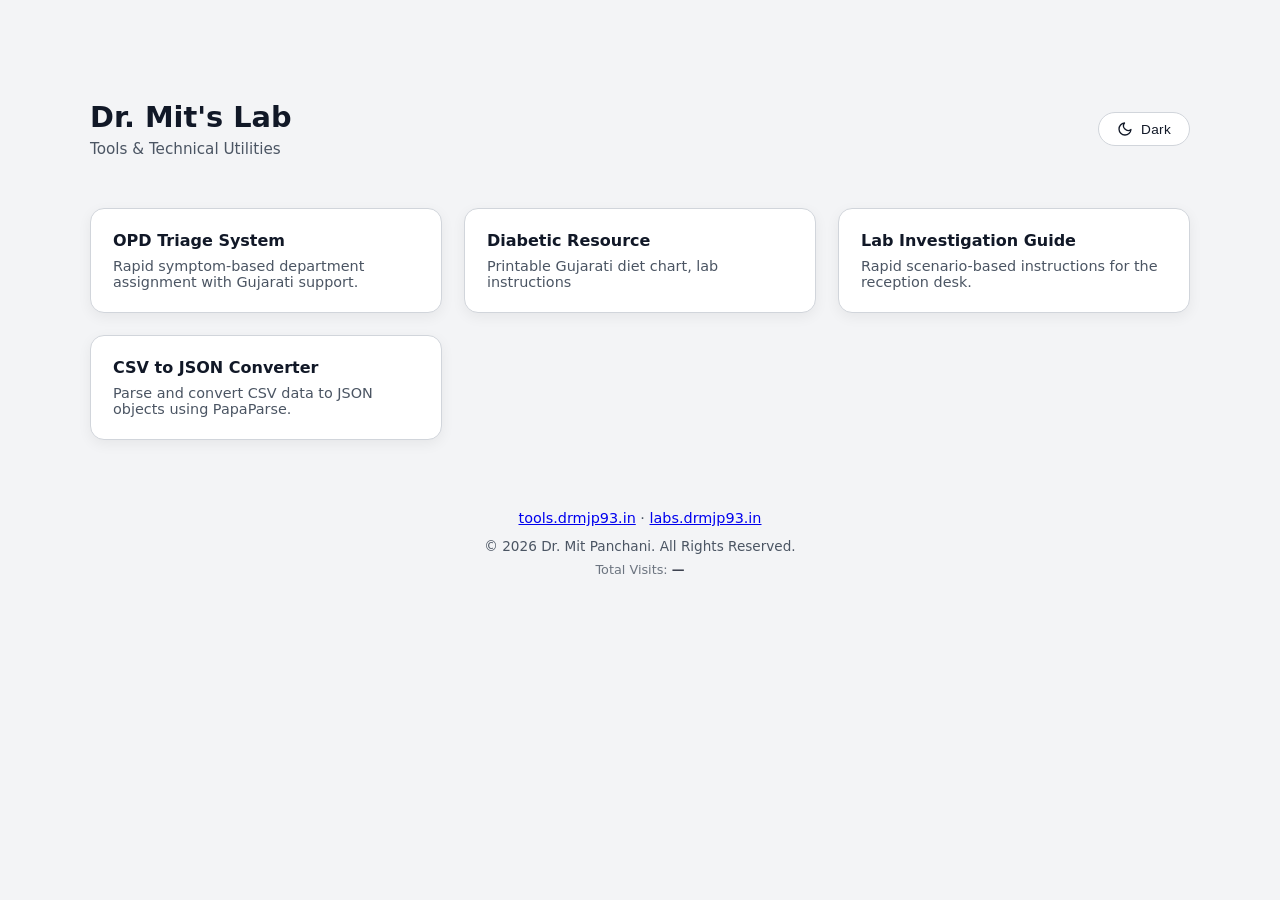
<file: index.html>
<!doctype html>
<html lang="en">
<head>
  <meta charset="utf-8">

  <!-- Prevent iOS zoom on input -->
  <meta name="viewport"
        content="width=device-width, initial-scale=1, maximum-scale=1">

  <title>Dr. Mit's Labs</title>
<link rel="icon" type="image/svg+xml"
href='data:image/svg+xml;utf8,
<svg xmlns="http://www.w3.org/2000/svg" viewBox="0 0 100 100">

  <!-- Background -->
  <rect width="100" height="100" fill="black"/>

  <!-- Flask body -->
  <path d="
    M45 22
    V36
    L25 78
    H75
    L55 36
    V22"
    fill="none"
    stroke="white"
    stroke-width="5"
    stroke-linecap="round"
    stroke-linejoin="round"/>

  <!-- Neck rim (ring) -->
  <rect x="42" y="14" width="16" height="8"
        rx="3"
        fill="none"
        stroke="white"
        stroke-width="5"/>

  <!-- Liquid -->
  <path d="
    M34 62
    H66
    L61 78
    H39 Z"
    fill="white"/>

  <!-- Bubbles -->
  <circle cx="50" cy="54" r="3" fill="white"/>
  <circle cx="58" cy="50" r="2" fill="white"/>

</svg>'>
  <link rel="stylesheet" href="/shared/theme.css">
  <link rel="stylesheet" href="/shared/layout.css">
  <link rel="stylesheet" href="/shared/toggle.css">


  <script src="/shared/theme.js" defer></script>
</head>

<body>
  <main>

    <div class="header">
      <div>
        <div class="title">Dr. Mit's Lab</div>
        <div class="subtitle">
          Tools & Technical Utilities
        </div>
      </div>

       <button class="theme-toggle" aria-label="Toggle theme">
  <span class="theme-icon-container">
    <svg xmlns="http://www.w3.org/2000/svg" width="16" height="16" viewBox="0 0 24 24" fill="none" stroke="currentColor" stroke-width="2" stroke-linecap="round" stroke-linejoin="round" class="icon-sun">
      <circle cx="12" cy="12" r="5"></circle>
      <line x1="12" y1="1" x2="12" y2="3"></line>
      <line x1="12" y1="21" x2="12" y2="23"></line>
      <line x1="4.22" y1="4.22" x2="5.64" y2="5.64"></line>
      <line x1="18.36" y1="18.36" x2="19.78" y2="19.78"></line>
      <line x1="1" y1="12" x2="3" y2="12"></line>
      <line x1="21" y1="12" x2="23" y2="12"></line>
      <line x1="4.22" y1="19.78" x2="5.64" y2="18.36"></line>
      <line x1="18.36" y1="5.64" x2="19.78" y2="4.22"></line>
    </svg>
    <svg xmlns="http://www.w3.org/2000/svg" width="16" height="16" viewBox="0 0 24 24" fill="none" stroke="currentColor" stroke-width="2" stroke-linecap="round" stroke-linejoin="round" class="icon-moon">
      <path d="M21 12.79A9 9 0 1 1 11.21 3 7 7 0 0 0 21 12.79z"></path>
    </svg>
  </span>
  <span class="theme-label">Dark</span>
</button>


    </div>

    <div class="grid">

    <a class="card" href="/opd-triage">
      <div class="card-title">OPD Triage System</div>
      <div class="card-desc">Rapid symptom-based department assignment with Gujarati support.</div>
    </a>

      <a class="card" href="/diabetic-diet">
      <div class="card-title">Diabetic Resource</div>
      <div class="card-desc">Printable Gujarati diet chart, lab instructions</div>
    </a>

      <a class="card" href="/lab-explainer">
      <div class="card-title">Lab Investigation Guide</div>
      <div class="card-desc">Rapid scenario-based instructions for the reception desk.</div>
    </a>
      
       <a class="card" href="/csv-to-json">
      <div class="card-title">CSV to JSON Converter</div>
      <div class="card-desc">Parse and convert CSV data to JSON objects using PapaParse.</div>
    </a>
      
      
    </div>
    
      <footer class="no-print" style="text-align: center; margin-top: 50px; padding: 20px; color: var(--muted);">
  <div style="margin-bottom: 12px; font-size: 0.9rem;">
       <a href="https://tools.drmjp93.in" target="_blank" rel="noopener">tools.drmjp93.in</a> · 
    <a href="https://labs.drmjp93.in">labs.drmjp93.in</a>
  </div>
  <div style="font-size: 0.85rem; margin-bottom: 8px;">
    © 2026 Dr. Mit Panchani. All Rights Reserved.
  </div>
  <div style="font-size: 0.8rem; opacity: 0.8;">
    Total Visits: <strong id="visitCount" style="color: var(--text);">...</strong>
  </div>
</footer>
    
  </main>
</body>
</html>
</file>
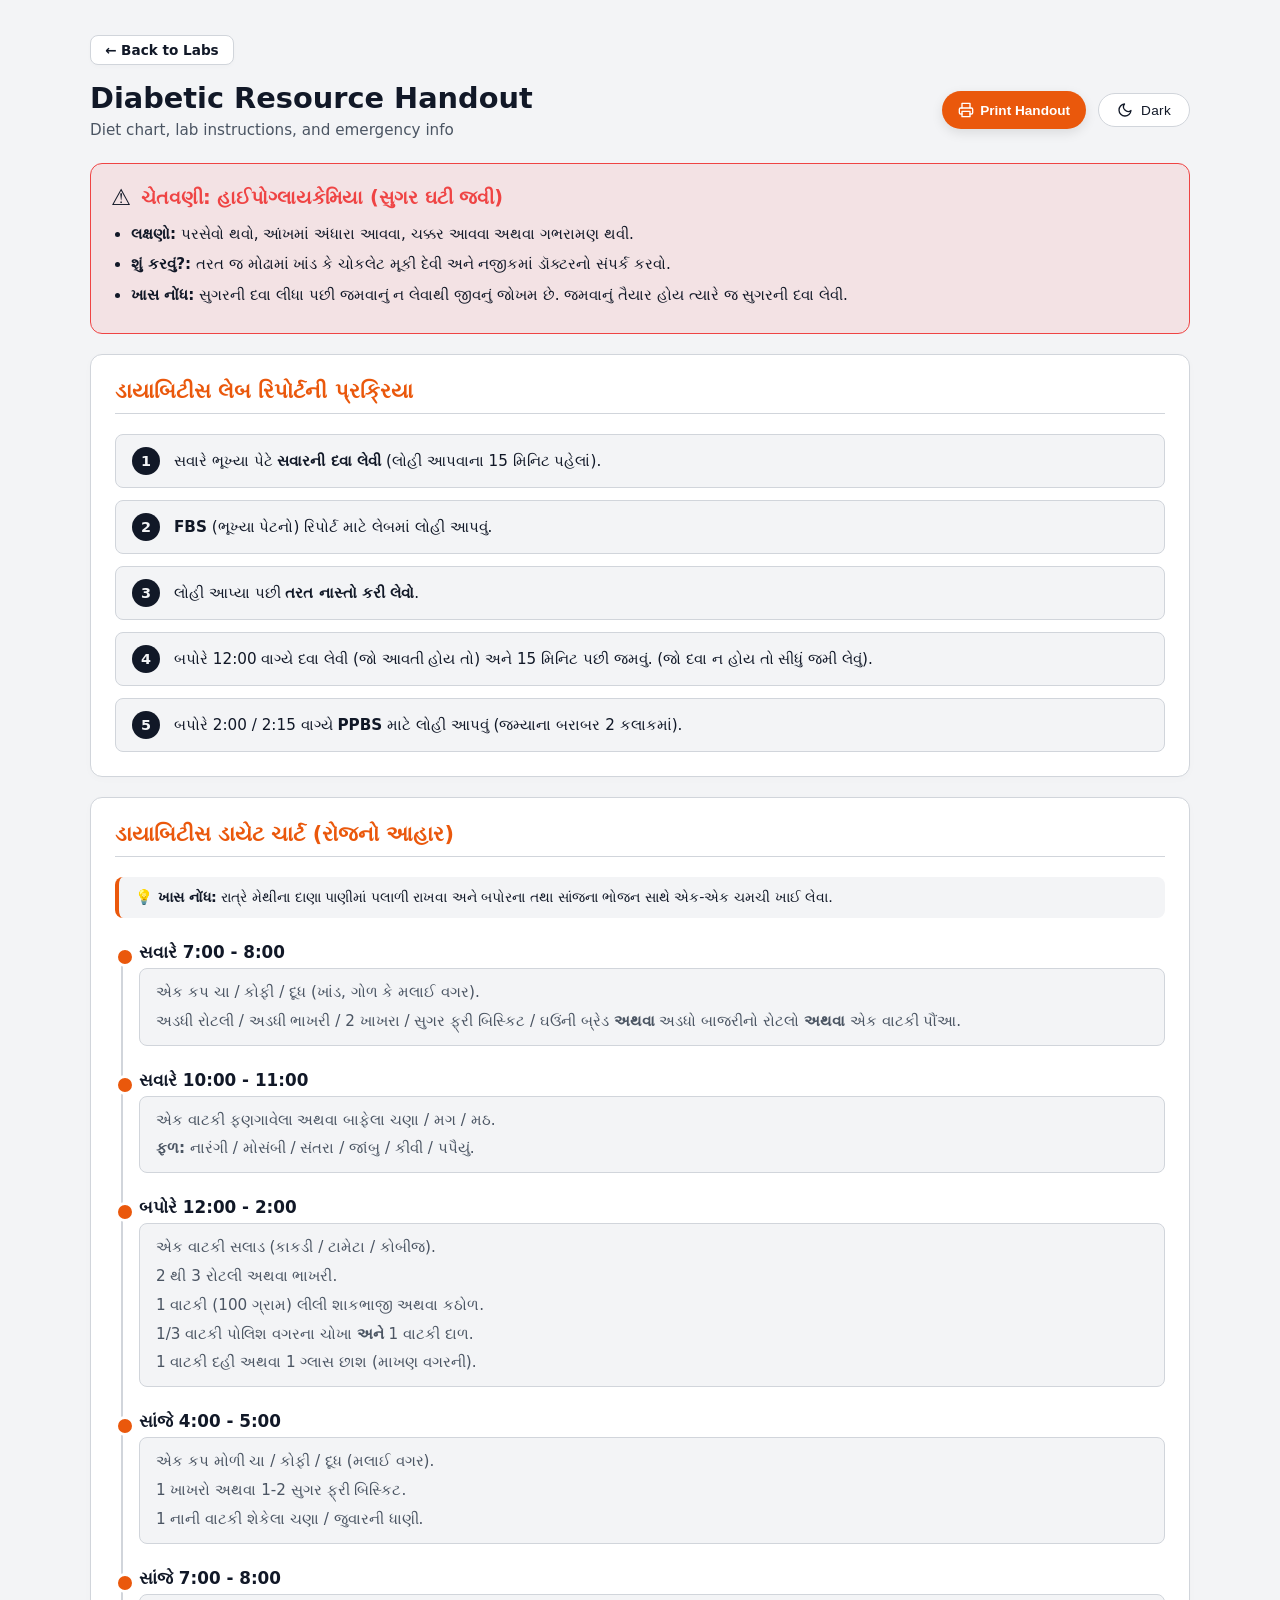
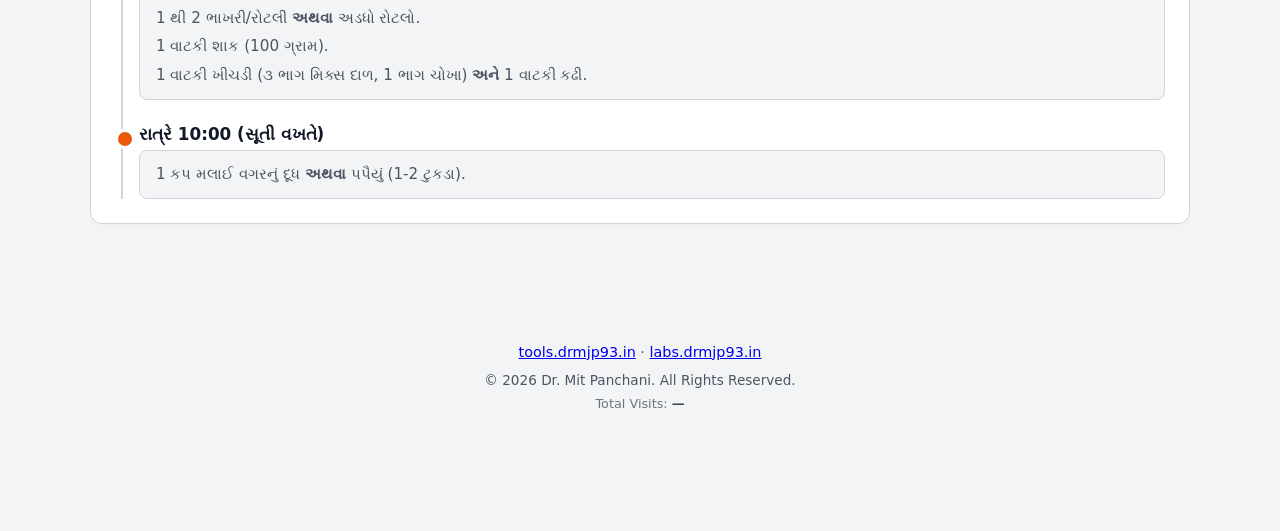
<file: diabetic-diet/index.html>
<!doctype html>
<html lang="en">
<head>
  <meta charset="utf-8">
  <meta name="viewport" content="width=device-width, initial-scale=1, maximum-scale=1">
  <title>Diabetic Diet & Lab Protocol - Dr. Mit Labs</title>
<link rel="icon" type="image/svg+xml" href="data:image/svg+xml,<svg xmlns='http://www.w3.org/2000/svg' viewBox='0 0 64 64' fill='none' stroke='%23ffffff' stroke-width='4' stroke-linecap='round' stroke-linejoin='round'><circle cx='32' cy='32' r='20'/><line x1='12' y1='15' x2='12' y2='35'/><line x1='12' y1='15' x2='9' y2='15'/><line x1='12' y1='15' x2='15' y2='15'/><line x1='52' y1='15' x2='52' y2='45'/><path d='M48 15 c0 0 0 10 4 10 s 4 -10 4 -10'/></svg>">
  <link rel="stylesheet" href="/shared/theme.css">
  <link rel="stylesheet" href="/shared/layout.css">
  <link rel="stylesheet" href="/shared/toggle.css">
  <script src="/shared/theme.js" defer></script>

  <link rel="stylesheet" href="diet.css">
  <script src="diet.js" defer></script>
</head>
<body>
  <main class="diet-main">
    
    <div class="top-nav no-print">
      <a href="/" class="back-btn">&larr; Back to Labs</a>
    </div>

    <div class="header no-print">
      <div>
        <div class="title">Diabetic Resource Handout</div>
        <div class="subtitle">Diet chart, lab instructions, and emergency info</div>
      </div>

      <div class="action-buttons-group">
        <button id="print-btn" class="print-btn">
          <svg xmlns="http://www.w3.org/2000/svg" width="16" height="16" viewBox="0 0 24 24" fill="none" stroke="currentColor" stroke-width="2" stroke-linecap="round" stroke-linejoin="round"><polyline points="6 9 6 2 18 2 18 9"></polyline><path d="M6 18H4a2 2 0 0 1-2-2v-5a2 2 0 0 1 2-2h16a2 2 0 0 1 2 2v5a2 2 0 0 1-2 2h-2"></path><rect x="6" y="14" width="12" height="8"></rect></svg>
          Print Handout
        </button>

        <button class="theme-toggle" aria-label="Toggle theme">
          <span class="theme-icon-container">
            <svg xmlns="http://www.w3.org/2000/svg" width="16" height="16" viewBox="0 0 24 24" fill="none" stroke="currentColor" stroke-width="2" stroke-linecap="round" stroke-linejoin="round" class="icon-sun"><circle cx="12" cy="12" r="5"></circle><line x1="12" y1="1" x2="12" y2="3"></line><line x1="12" y1="21" x2="12" y2="23"></line><line x1="4.22" y1="4.22" x2="5.64" y2="5.64"></line><line x1="18.36" y1="18.36" x2="19.78" y2="19.78"></line><line x1="1" y1="12" x2="3" y2="12"></line><line x1="21" y1="12" x2="23" y2="12"></line><line x1="4.22" y1="19.78" x2="5.64" y2="18.36"></line><line x1="18.36" y1="5.64" x2="19.78" y2="4.22"></line></svg>
            <svg xmlns="http://www.w3.org/2000/svg" width="16" height="16" viewBox="0 0 24 24" fill="none" stroke="currentColor" stroke-width="2" stroke-linecap="round" stroke-linejoin="round" class="icon-moon"><path d="M21 12.79A9 9 0 1 1 11.21 3 7 7 0 0 0 21 12.79z"></path></svg>
          </span>
          <span class="theme-label">Dark</span>
        </button>
      </div>
    </div>

<div class="print-only" style="text-align: center; margin-bottom: 10px;">
  <h1 style="font-size: 14pt; margin: 0; border-bottom: 2px solid black; padding-bottom: 4px;">ડાયાબિટીસ: આહાર અને લેબ તપાસની માહિતી</h1>
</div>

    <div class="section-card" id="diet-section">
      <h3 class="section-title">ડાયાબિટીસ ડાયેટ ચાર્ટ (રોજનો આહાર)</h3>
      
      <div class="special-note">
        <strong>💡 ખાસ નોંધ:</strong> રાત્રે મેથીના દાણા પાણીમાં પલાળી રાખવા અને બપોરના તથા સાંજના ભોજન સાથે એક-એક ચમચી ખાઈ લેવા.
      </div>

      <div class="timeline">
        <div class="time-block">
          <div class="time-label">સવારે 7:00 - 8:00</div>
          <div class="time-content">
            <p>એક કપ ચા / કોફી / દૂધ (ખાંડ, ગોળ કે મલાઈ વગર).</p>
            <p>અડધી રોટલી / અડધી ભાખરી / 2 ખાખરા / સુગર ફ્રી બિસ્કિટ / ઘઉંની બ્રેડ <strong>અથવા</strong> અડધો બાજરીનો રોટલો <strong>અથવા</strong> એક વાટકી પૌંઆ.</p>
          </div>
        </div>

        <div class="time-block">
          <div class="time-label">સવારે 10:00 - 11:00</div>
          <div class="time-content">
            <p>એક વાટકી ફણગાવેલા અથવા બાફેલા ચણા / મગ / મઠ.</p>
            <p><strong>ફળ:</strong> નારંગી / મોસંબી / સંતરા / જાંબુ / કીવી / પપૈયું.</p>
          </div>
        </div>

        <div class="time-block">
          <div class="time-label">બપોરે 12:00 - 2:00</div>
          <div class="time-content">
            <p>એક વાટકી સલાડ (કાકડી / ટામેટા / કોબીજ).</p>
            <p>2 થી 3 રોટલી અથવા ભાખરી.</p>
            <p>1 વાટકી (100 ગ્રામ) લીલી શાકભાજી અથવા કઠોળ.</p>
            <p>1/3 વાટકી પોલિશ વગરના ચોખા <strong>અને</strong> 1 વાટકી દાળ.</p>
            <p>1 વાટકી દહીં અથવા 1 ગ્લાસ છાશ (માખણ વગરની).</p>
          </div>
        </div>

        <div class="time-block">
          <div class="time-label">સાંજે 4:00 - 5:00</div>
          <div class="time-content">
            <p>એક કપ મોળી ચા / કોફી / દૂધ (મલાઈ વગર).</p>
            <p>1 ખાખરો અથવા 1-2 સુગર ફ્રી બિસ્કિટ.</p>
            <p>1 નાની વાટકી શેકેલા ચણા / જુવારની ધાણી.</p>
          </div>
        </div>

        <div class="time-block">
          <div class="time-label">સાંજે 7:00 - 8:00</div>
          <div class="time-content">
            <p>1 થી 2 ભાખરી/રોટલી <strong>અથવા</strong> અડધો રોટલો.</p>
            <p>1 વાટકી શાક (100 ગ્રામ).</p>
            <p>1 વાટકી ખીચડી (૩ ભાગ મિક્સ દાળ, 1 ભાગ ચોખા) <strong>અને</strong> 1 વાટકી કઢી.</p>
          </div>
        </div>

        <div class="time-block">
          <div class="time-label">રાત્રે 10:00 (સૂતી વખતે)</div>
          <div class="time-content">
            <p>1 કપ મલાઈ વગરનું દૂધ <strong>અથવા</strong> પપૈયું (1-2 ટુકડા).</p>
          </div>
        </div>
      </div>
    </div>

    <div class="alert-card" id="alert-section">
      <div class="alert-header">
        <span class="alert-icon">⚠️</span>
        <h3>ચેતવણી: હાઈપોગ્લાયકેમિયા (સુગર ઘટી જવી)</h3>
      </div>
      <ul class="alert-list">
        <li><strong>લક્ષણો:</strong> પરસેવો થવો, આંખમાં અંધારા આવવા, ચક્કર આવવા અથવા ગભરામણ થવી.</li>
        <li><strong>શું કરવું?:</strong> તરત જ મોઢામાં ખાંડ કે ચોકલેટ મૂકી દેવી અને નજીકમાં ડૉક્ટરનો સંપર્ક કરવો.</li>
        <li><strong>ખાસ નોંધ:</strong> સુગરની દવા લીધા પછી જમવાનું ન લેવાથી જીવનું જોખમ છે. જમવાનું તૈયાર હોય ત્યારે જ સુગરની દવા લેવી.</li>
      </ul>
    </div>

    <div class="section-card" id="lab-section">
      <h3 class="section-title">ડાયાબિટીસ લેબ રિપોર્ટની પ્રક્રિયા</h3>
      <div class="lab-steps">
        <div class="step">
          <div class="step-num">1</div>
          <div class="step-text">સવારે ભૂખ્યા પેટે <strong>સવારની દવા લેવી</strong> (લોહી આપવાના 15 મિનિટ પહેલાં).</div>
        </div>
        <div class="step">
          <div class="step-num">2</div>
          <div class="step-text"><strong>FBS</strong> (ભૂખ્યા પેટનો) રિપોર્ટ માટે લેબમાં લોહી આપવું.</div>
        </div>
        <div class="step">
          <div class="step-num">3</div>
          <div class="step-text">લોહી આપ્યા પછી <strong>તરત નાસ્તો કરી લેવો</strong>.</div>
        </div>
        <div class="step">
          <div class="step-num">4</div>
          <div class="step-text">બપોરે 12:00 વાગ્યે દવા લેવી (જો આવતી હોય તો) અને 15 મિનિટ પછી જમવું. (જો દવા ન હોય તો સીધું જમી લેવું).</div>
        </div>
        <div class="step">
          <div class="step-num">5</div>
          <div class="step-text">બપોરે 2:00 / 2:15 વાગ્યે <strong>PPBS</strong> માટે લોહી આપવું (જમ્યાના બરાબર 2 કલાકમાં).</div>
        </div>
      </div>
    </div>
    
<footer>
  <div class="print-only" style="text-align: center; margin-top: 15px; border-top: 2px solid black; padding-top: 8px;">
    <h2 style="margin: 0 0 2px 0; font-size: 14pt; color: black;">Dr. Mit Panchani</h2>
    <p style="margin: 0 0 4px 0; font-size: 10pt; color: #555;">MBBS, MD (Medicine)</p>
  </div>

  <div class="no-print" style="text-align: center; margin-top: 50px; padding: 20px; color: var(--muted);">
    <div style="margin-bottom: 12px; font-size: 0.9rem;">
         <a href="https://tools.drmjp93.in" target="_blank" rel="noopener">tools.drmjp93.in</a> · 
      <a href="https://labs.drmjp93.in">labs.drmjp93.in</a>
    </div>
    <div style="font-size: 0.85rem; margin-bottom: 8px;">
      © 2026 Dr. Mit Panchani. All Rights Reserved.
    </div>
    <div style="font-size: 0.8rem; opacity: 0.8;">
      Total Visits: <strong id="visitCount" style="color: var(--text);">...</strong>
    </div>
  </div>
</footer>

    



    
  
  </main>
</body>
</html>
</file>
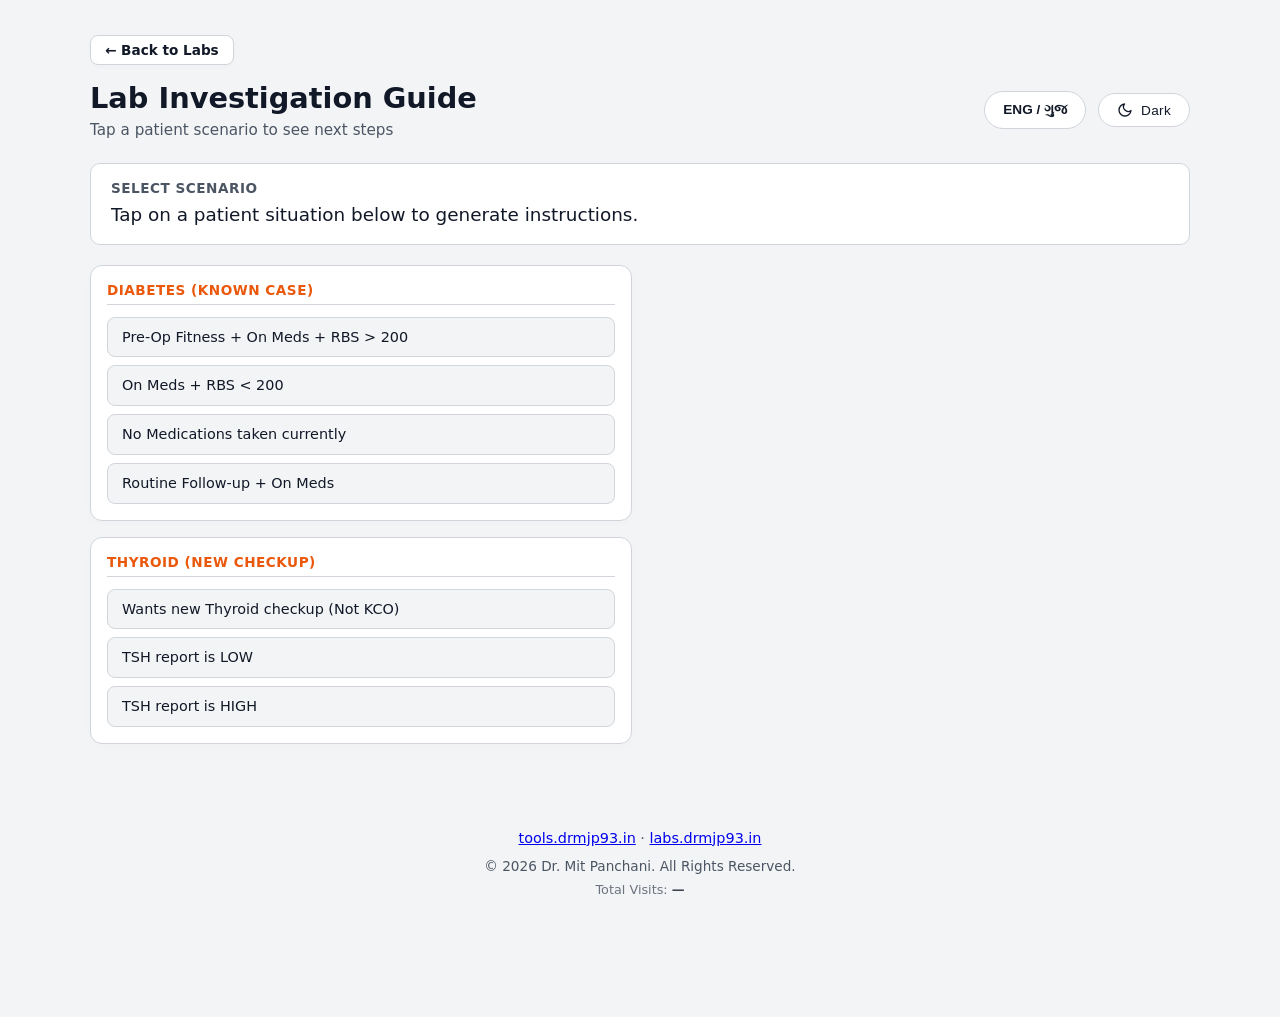
<file: lab-explainer/index.html>
<!doctype html>
<html lang="en">
<head>
  <meta charset="utf-8">
  <meta name="viewport" content="width=device-width, initial-scale=1, maximum-scale=1">
  <title>Lab Explainer - Dr. Mit Labs</title>

  <link rel="stylesheet" href="/shared/theme.css">
  <link rel="stylesheet" href="/shared/layout.css">
  <link rel="stylesheet" href="/shared/toggle.css">
  <script src="/shared/theme.js" defer></script>

  <link rel="stylesheet" href="explainer.css">
  <script src="explainer.js" defer></script>
</head>
<body>
  <main class="explainer-main">
    
    <div class="top-nav">
      <a href="/" class="back-btn">&larr; Back to Labs</a>
    </div>

    <div class="header">
      <div>
        <div class="title" id="page-title">Lab Investigation Guide</div>
        <div class="subtitle" id="page-subtitle">Tap a patient scenario to see next steps</div>
      </div>

      <div class="action-buttons-group">
        <button class="lang-btn" id="lang-toggle" aria-label="Toggle language">
          <span class="lang-label" id="lang-label">ENG / ગુજ</span>
        </button>

        <button class="theme-toggle" aria-label="Toggle theme">
          <span class="theme-icon-container">
            <svg xmlns="http://www.w3.org/2000/svg" width="16" height="16" viewBox="0 0 24 24" fill="none" stroke="currentColor" stroke-width="2" stroke-linecap="round" stroke-linejoin="round" class="icon-sun"><circle cx="12" cy="12" r="5"></circle><line x1="12" y1="1" x2="12" y2="3"></line><line x1="12" y1="21" x2="12" y2="23"></line><line x1="4.22" y1="4.22" x2="5.64" y2="5.64"></line><line x1="18.36" y1="18.36" x2="19.78" y2="19.78"></line><line x1="1" y1="12" x2="3" y2="12"></line><line x1="21" y1="12" x2="23" y2="12"></line><line x1="4.22" y1="19.78" x2="5.64" y2="18.36"></line><line x1="18.36" y1="5.64" x2="19.78" y2="4.22"></line></svg>
            <svg xmlns="http://www.w3.org/2000/svg" width="16" height="16" viewBox="0 0 24 24" fill="none" stroke="currentColor" stroke-width="2" stroke-linecap="round" stroke-linejoin="round" class="icon-moon"><path d="M21 12.79A9 9 0 1 1 11.21 3 7 7 0 0 0 21 12.79z"></path></svg>
          </span>
          <span class="theme-label">Dark</span>
        </button>
      </div>
    </div>

    <div class="result-card" id="result-card">
      <h3 id="result-title">Select Scenario</h3>
      <p id="result-action" class="result-action">Tap on a patient situation below to generate instructions.</p>
    </div>

    <div class="scenarios-container">
      <div id="scenarios-grid">
        </div>
    </div>
  <footer class="no-print" style="text-align: center; margin-top: 50px; padding: 20px; color: var(--muted);">
  <div style="margin-bottom: 12px; font-size: 0.9rem;">
       <a href="https://tools.drmjp93.in" target="_blank" rel="noopener">tools.drmjp93.in</a> · 
    <a href="https://labs.drmjp93.in">labs.drmjp93.in</a>
  </div>
  <div style="font-size: 0.85rem; margin-bottom: 8px;">
    © 2026 Dr. Mit Panchani. All Rights Reserved.
  </div>
  <div style="font-size: 0.8rem; opacity: 0.8;">
    Total Visits: <strong id="visitCount" style="color: var(--text);">...</strong>
  </div>
</footer>
  </main>
</body>
</html>
</file>
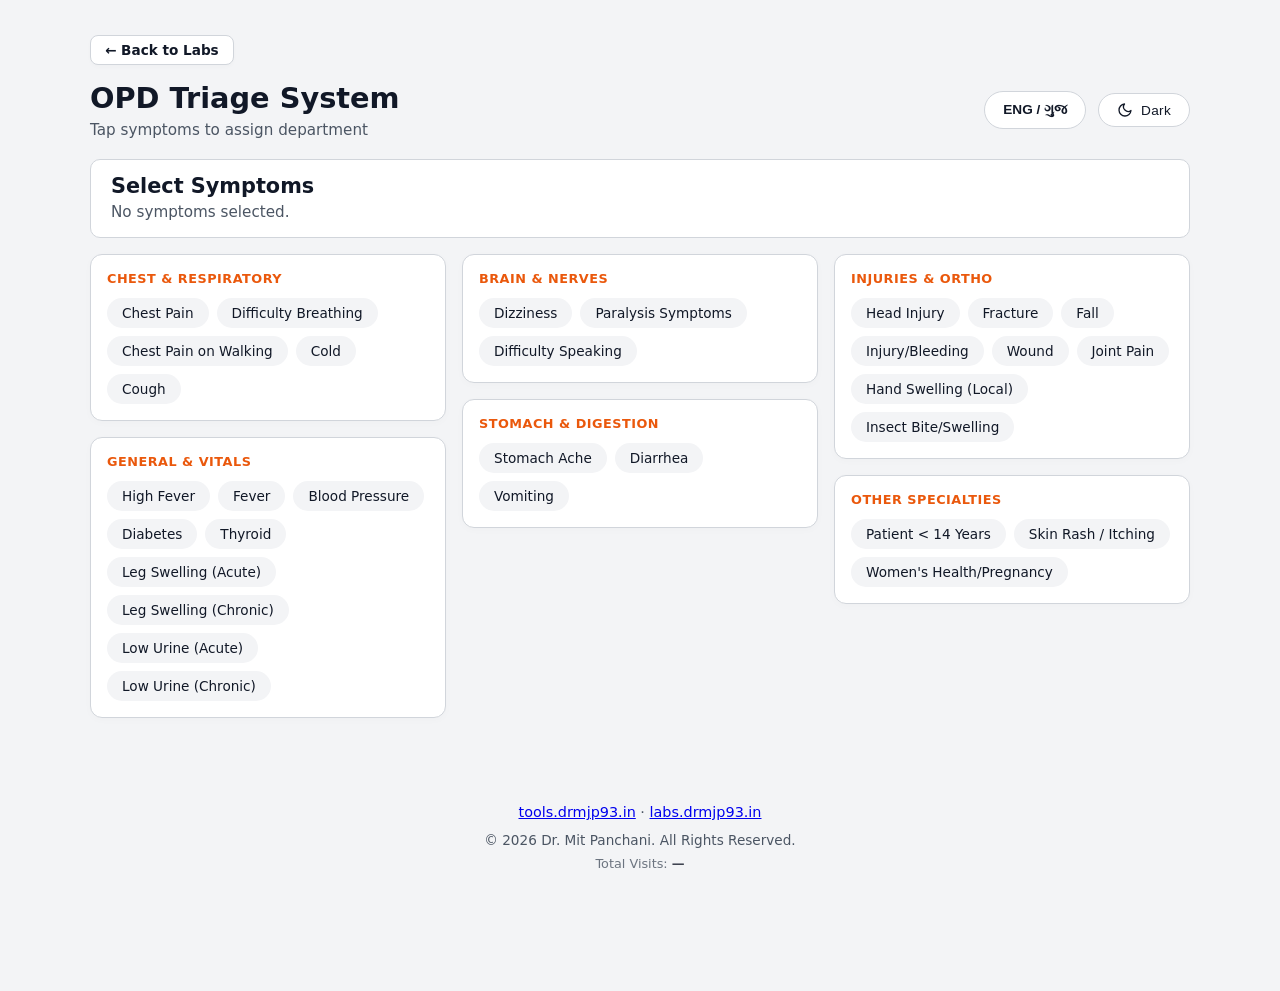
<file: opd-triage/index.html>
<!doctype html>
<html lang="en">
<head>
  <meta charset="utf-8">
  <meta name="viewport" content="width=device-width, initial-scale=1, maximum-scale=1">
  <title>OPD Triage - Dr. Mit Labs</title>

  <link rel="stylesheet" href="/shared/theme.css">
  <link rel="stylesheet" href="/shared/layout.css">
  <link rel="stylesheet" href="/shared/toggle.css">
  <script src="/shared/theme.js" defer></script>

  <link rel="stylesheet" href="triage.css">
  <script src="triage.js" defer></script>
</head>
<body>
  <main class="triage-main">
    <div class="top-nav">
      <a href="/" class="back-btn">&larr; Back to Labs</a>
    </div>

    <div class="header">
      <div>
        <div class="title" id="page-title">OPD Triage System</div>
        <div class="subtitle" id="page-subtitle">Tap symptoms to assign department</div>
      </div>

      <div class="action-buttons-group">
        <button class="lang-btn" id="lang-toggle" aria-label="Toggle language">
          <span class="lang-label" id="lang-label">ENG / ગુજ</span>
        </button>

        <button class="theme-toggle" aria-label="Toggle theme">
          <span class="theme-icon-container">
            <svg xmlns="http://www.w3.org/2000/svg" width="16" height="16" viewBox="0 0 24 24" fill="none" stroke="currentColor" stroke-width="2" stroke-linecap="round" stroke-linejoin="round" class="icon-sun"><circle cx="12" cy="12" r="5"></circle><line x1="12" y1="1" x2="12" y2="3"></line><line x1="12" y1="21" x2="12" y2="23"></line><line x1="4.22" y1="4.22" x2="5.64" y2="5.64"></line><line x1="18.36" y1="18.36" x2="19.78" y2="19.78"></line><line x1="1" y1="12" x2="3" y2="12"></line><line x1="21" y1="12" x2="23" y2="12"></line><line x1="4.22" y1="19.78" x2="5.64" y2="18.36"></line><line x1="18.36" y1="5.64" x2="19.78" y2="4.22"></line></svg>
            <svg xmlns="http://www.w3.org/2000/svg" width="16" height="16" viewBox="0 0 24 24" fill="none" stroke="currentColor" stroke-width="2" stroke-linecap="round" stroke-linejoin="round" class="icon-moon"><path d="M21 12.79A9 9 0 1 1 11.21 3 7 7 0 0 0 21 12.79z"></path></svg>
          </span>
          <span class="theme-label">Dark</span>
        </button>
      </div>
    </div>

    <div class="result-card" id="result-card">
      <h3 id="result-dept">Select Symptoms</h3>
      <p id="result-symptoms" class="result-symptoms">No symptoms selected.</p>
    </div>

    <div class="triage-container">
      <div id="pills-container">
        </div>
    </div>
  <footer class="no-print" style="text-align: center; margin-top: 50px; padding: 20px; color: var(--muted);">
  <div style="margin-bottom: 12px; font-size: 0.9rem;">
       <a href="https://tools.drmjp93.in" target="_blank" rel="noopener">tools.drmjp93.in</a> · 
    <a href="https://labs.drmjp93.in">labs.drmjp93.in</a>
  </div>
  <div style="font-size: 0.85rem; margin-bottom: 8px;">
    © 2026 Dr. Mit Panchani. All Rights Reserved.
  </div>
  <div style="font-size: 0.8rem; opacity: 0.8;">
    Total Visits: <strong id="visitCount" style="color: var(--text);">...</strong>
  </div>
</footer>
  
  </main>
</body>
</html>
</file>
<file: shared/theme.css>
:root {
  --bg: #f3f4f6;           /* light gray page background */
  --card: #ffffff;         /* pure white card */
  --border: #d1d5db;       /* stronger border */
  --text: #111827;
  --muted: #4b5563;

  --accent: #ea580c;       /* orange */
  --accent-contrast: #ffffff;

  --shadow: 0 4px 14px rgba(0, 0, 0, 0.06);
}


[data-theme="dark"] {
  --bg: #0f1115;
  --card: #161a21;
  --border: #2c323c;
  --text: #e5e7eb;
  --muted: #9ca3af;

  --accent: #22d3ee;           /* cyan for dark */
  --accent-contrast: #0f1115;
}

html {
  font-size: 16px; /* prevents iOS zoom */
}

body {
  margin: 0;
  font-family: system-ui, -apple-system, Segoe UI, Roboto, sans-serif;
  background: var(--bg);
  color: var(--text);
  transition: background 0.25s ease, color 0.25s ease;
}
</file>
<file: shared/layout.css>
/* Layout Container */

main {
  max-width: 1100px;
  margin: 80px auto;
  padding: 20px;
}

/* Header */

.header {
  display: flex;
  justify-content: space-between;
  align-items: center;
  margin-bottom: 50px;
}

.title {
  font-size: 1.8rem;
  font-weight: 600;
}

.subtitle {
  color: var(--muted);
  margin-top: 6px;
  font-size: 0.95rem;
}

/* Theme Toggle */

.theme-toggle {
  cursor: pointer;
  padding: 8px 14px;
  border-radius: 8px;
  border: 1px solid var(--border);
  background: var(--card);
  color: var(--text);
  font-size: 0.9rem;
  transition: all 0.2s ease;
}

.theme-toggle:hover {
  border-color: var(--accent);
}

/* Card Grid */

.grid {
  display: grid;
  gap: 22px;
  grid-template-columns: repeat(auto-fit, minmax(260px, 1fr));
}

/* Card Style */

.card {
  background: var(--card);
  border: 1px solid var(--border);
  border-radius: 14px;
  padding: 22px;
  text-decoration: none;
  color: inherit;
  box-shadow: var(--shadow, none);
  transition:
    transform 0.25s ease,
    border-color 0.25s ease,
    background-color 0.25s ease,
    color 0.25s ease,
    box-shadow 0.25s ease;
  opacity: 0;
  animation: fadeIn 0.5s ease forwards;
}


.card:hover {
  transform: translateY(-4px);
  background: var(--accent);
  border-color: var(--accent);
  color: var(--accent-contrast);
}

.card:hover .card-desc {
  color: var(--accent-contrast);
}


.card-title {
  font-weight: 600;
  margin-bottom: 8px;
}

.card-desc {
  font-size: 0.9rem;
  color: var(--muted);
}

/* Fade Animation */

@keyframes fadeIn {
  to {
    opacity: 1;
  }
}

/* Footer */

footer {
  margin-top: 70px;
  font-size: 0.85rem;
  color: var(--muted);
}

/* Responsive spacing */

@media (max-width: 600px) {
  main {
    margin: 50px auto;
  }

  .header {
    flex-direction: column;
    align-items: flex-start;
    gap: 15px;
  }
}
@media (max-width: 600px) {
  .header {
    flex-direction: row; /* KEEP TITLE AND TOGGLE ON THE SAME LINE */
    align-items: flex-start;
    position: relative;
  }

  .theme-toggle {
    position: absolute;
    top: 0;
    right: 0;
    padding: 8px 12px; /* SLIGHTLY SMALLER FOR MOBILE */
  }

  .theme-label {
    display: none; /* HIDE THE TEXT ON MOBILE TO SAVE SPACE */
  }

  .theme-toggle {
    min-width: 40px; /* MAKE IT A CIRCLE/SQUARE ICON BUTTON */
    height: 40px;
    border-radius: 50%;
    display: flex;
    justify-content: center;
    align-items: center;
  }
}
</file>
<file: shared/toggle.css>
/* ===============================
   THEME TOGGLE – DYNAMIC PILL
   =============================== */

.theme-toggle {
  cursor: pointer;
  padding: 8px 18px;
  border-radius: 999px;
  border: 1px solid var(--border);
  background: var(--card);
  color: var(--text);
  font-size: 0.85rem;
  font-weight: 500;
  letter-spacing: 0.3px;
  transition:
    background-color 0.25s ease,
    border-color 0.25s ease,
    color 0.25s ease,
    transform 0.15s ease,
    box-shadow 0.25s ease;
}

.theme-toggle:hover {
  border-color: var(--accent);
  color: var(--accent);
  box-shadow: 0 4px 14px rgba(0,0,0,0.08);
  transform: translateY(-1px);
}

.theme-toggle:active {
  transform: translateY(0);
  box-shadow: none;
}

.theme-label {
  display: inline-block;
  transition: opacity 0.25s ease;
}

.theme-label.fade {
  opacity: 0;
}

/* DEFAULT (LIGHT MODE): SHOW MOON, HIDE SUN */
/* (BECAUSE THE BUTTON SAYS "DARK" TO SWITCH TO DARK) */
.icon-sun { display: none; }
.icon-moon { display: inline-block; }

/* DARK MODE: SHOW SUN, HIDE MOON */
[data-theme="dark"] .icon-sun { display: inline-block; }
[data-theme="dark"] .icon-moon { display: none; }

/* OPTIONAL: ALIGNMENT FIX */
.theme-toggle {
  display: flex;
  align-items: center;
  gap: 8px;
  
}/* ADD THIS TO toggle.css */
.theme-icon-container {
  display: inline-flex;
  transition: opacity 0.25s ease, transform 0.25s ease; /* MATCH THE LABEL TRANSITION */
}

.theme-icon-container.fade {
  opacity: 0;
  transform: scale(0.8); /* OPTIONAL: ADDS A SUBTLE SHRINK EFFECT DURING FADE */
}
</file>
<file: diabetic-diet/diet.css>
/* --- Base Layout --- */
.diet-main { 
  margin-top: 25px !important; 
  padding-top: 10px !important; 
  display: flex;
  flex-direction: column;
}
.header { margin-bottom: 24px !important; }

#diet-section { order: 99; }
footer { order: 100; margin-top: 30px; }

/* --- Top Navigation & Buttons --- */
.top-nav { margin-bottom: 16px; }
.back-btn {
  display: inline-flex; align-items: center; gap: 6px;
  background: var(--card); border: 1px solid var(--border);
  color: var(--text); padding: 6px 14px; border-radius: 8px;
  text-decoration: none; font-size: 0.85rem; font-weight: 600;
  transition: all 0.2s ease; box-shadow: 0 2px 4px rgba(0,0,0,0.02);
}
.back-btn:hover { border-color: var(--accent); color: var(--accent); transform: translateY(-1px); }
.action-buttons-group { display: flex; gap: 12px; align-items: center; }
.print-btn {
  cursor: pointer; padding: 8px 16px; border-radius: 999px;
  border: none; background: var(--accent); color: var(--accent-contrast);
  font-size: 0.85rem; font-weight: 600; transition: all 0.25s ease;
  height: 38px; display: flex; align-items: center; gap: 6px;
  box-shadow: 0 4px 12px rgba(0,0,0,0.1);
}
.print-btn:hover { filter: brightness(1.1); transform: translateY(-1px); }

/* --- 1. Emergency Banner --- */
.alert-card {
  background: rgba(239, 68, 68, 0.1);
  border: 1px solid #ef4444;
  border-radius: 12px; padding: 20px; margin-bottom: 20px;
}
[data-theme="dark"] .alert-card { background: rgba(239, 68, 68, 0.15); }
.alert-header { display: flex; align-items: center; gap: 10px; margin-bottom: 12px; }
.alert-icon { font-size: 1.4rem; }
.alert-header h3 { margin: 0; color: #ef4444; font-size: 1.2rem; }
.alert-list { margin: 0; padding-left: 20px; color: var(--text); font-size: 0.95rem; line-height: 1.6; }
.alert-list li { margin-bottom: 6px; }

/* --- Sections --- */
.section-card {
  background: var(--card); border: 1px solid var(--border);
  border-radius: 12px; padding: 24px; margin-bottom: 20px;
  box-shadow: 0 2px 8px rgba(0,0,0,0.02);
}
.section-title { margin-top: 0; margin-bottom: 20px; font-size: 1.3rem; color: var(--accent); border-bottom: 1px solid var(--border); padding-bottom: 10px; }

/* --- 2. Lab Protocol Steps --- */
.lab-steps { display: flex; flex-direction: column; gap: 12px; }
.step { display: flex; align-items: flex-start; gap: 14px; background: var(--bg); padding: 12px 16px; border-radius: 8px; border: 1px solid var(--border); }
.step-num { 
  background: var(--text); color: var(--bg); width: 28px; height: 28px; 
  border-radius: 50%; display: flex; align-items: center; justify-content: center; 
  font-weight: 700; font-size: 0.9rem; flex-shrink: 0;
}
.step-text { font-size: 0.95rem; line-height: 1.5; color: var(--text); padding-top: 3px; }

/* --- 3. Diet Timeline --- */
.special-note { background: var(--bg); padding: 12px 16px; border-radius: 8px; font-size: 0.9rem; color: var(--text); margin-bottom: 24px; border-left: 4px solid var(--accent); }
.timeline { position: relative; padding-left: 24px; }
.timeline::before {
  content: ''; position: absolute; left: 6px; top: 8px; bottom: 0;
  width: 2px; background: var(--border);
}
.time-block { position: relative; margin-bottom: 24px; }
.time-block:last-child { margin-bottom: 0; }
.time-block::before {
  content: ''; position: absolute; left: -24px; top: 5px;
  width: 14px; height: 14px; border-radius: 50%;
  background: var(--accent); border: 3px solid var(--card);
}
.time-label { font-weight: 700; font-size: 1.05rem; color: var(--text); margin-bottom: 6px; }
.time-content { background: var(--bg); padding: 12px 16px; border-radius: 8px; border: 1px solid var(--border); }
.time-content p { margin: 0 0 6px 0; font-size: 0.95rem; line-height: 1.5; color: var(--muted); }
.time-content p:last-child { margin-bottom: 0; }
[data-theme="dark"] .time-content p { color: #d1d5db; }

.print-only { display: none; }

/* --- Mobile Header Fix --- */
@media (max-width: 600px) {
  .header { flex-direction: column !important; align-items: flex-start !important; gap: 16px; }
  .action-buttons-group { display: flex; flex-wrap: wrap; gap: 12px; }
  .theme-toggle { position: static !important; }
}

/* =========================================
   PRINT STYLES — SINGLE A4 PAGE
   ========================================= */
@media print {
  @page {
    size: A4 portrait;
    margin: 25mm 6mm 4mm 6mm;
  }

  :root, [data-theme="dark"] {
    --bg: #ffffff !important;
    --card: #ffffff !important;
    --border: #cccccc !important;
    --text: #000000 !important;
    --muted: #222222 !important;
    --accent: #000000 !important;
  }

  html, body {
    background: white !important;
    color: black !important;
    margin: 0 !important;
    padding: 0 !important;
    /* Base font size increased by 2pt */
    font-size: 11pt !important; 
    line-height: 1.3 !important;
  }

  .diet-main {
    display: block !important;
    max-width: 100% !important;
    margin: 0 !important;
    padding: 25mm 0 0 0 !important; 
  }

  #diet-section { order: unset !important; margin-bottom: 8px !important; }
  footer { display: none !important; }

  .no-print { display: none !important; }
  .print-only { display: block !important; }

  /* PRINT HEADER */
  .print-header {
    position: fixed;
    top: 0; left: 0; right: 0;
    height: 25mm;
    padding: 4mm 6mm 2mm;
    box-sizing: border-box;
    text-align: center;
    background: white;
  }
  .print-header h2 { margin: 0 0 1mm; font-size: 16pt; color: black; }
  .print-header p  { margin: 0 0 1mm; font-size: 10pt; color: #444; }
  .print-meta { display: inline-block; padding: 1px 5px; font-size: 10pt; font-weight: bold; border: 1px solid #ccc; border-radius: 3px; }
  .print-header hr { margin: 2mm 0 1mm; border: none; border-top: 1.5px solid black; }
  .print-header h1 { font-size: 13pt; margin: 0; }

  /* ALERT CARD */
  .alert-card {
    background: transparent !important;
    border: 1.5px solid black !important;
    padding: 4px 8px !important;
    margin-bottom: 7px !important;
    border-radius: 4px !important;
  }
  .alert-header { margin-bottom: 2px !important; gap: 5px !important; }
  .alert-icon { font-size: 1.1rem !important; } 
  .alert-header h3 { color: black !important; font-size: 12pt !important; margin: 0 !important; } 
  .alert-list { font-size: 10pt !important; line-height: 1.3 !important; padding-left: 14px !important; margin: 0 !important; } 
  .alert-list li { margin-bottom: 1px !important; }

  /* SECTION CARDS */
  .section-card { border: none !important; box-shadow: none !important; padding: 0 !important; margin-bottom: 7px !important; }
  .section-title {
    color: black !important; border-bottom: 1.5px solid black !important;
    font-size: 12pt !important; padding-bottom: 1px !important; 
    margin-bottom: 4px !important; margin-top: 0 !important;
  }

  /* LAB STEPS */
  .lab-steps { gap: 4px !important; } 
  .step {
    background: transparent !important; border-color: #aaa !important;
    padding: 2px 6px !important; gap: 7px !important;
    border-radius: 3px !important; page-break-inside: avoid;
  }
  .step-num {
    background: white !important; color: black !important;
    border: 1.5px solid black !important;
    width: 18px !important; height: 18px !important; font-size: 9pt !important; flex-shrink: 0 !important; 
  }
  .step-text { font-size: 10pt !important; padding-top: 0 !important; line-height: 1.3 !important; } 

  /* DIET TIMELINE */
  .special-note {
    background: transparent !important; border: 1px solid black !important;
    border-left: 3px solid black !important; border-radius: 0 !important;
    padding: 3px 8px !important; margin-bottom: 5px !important;
    font-size: 10pt !important; line-height: 1.3 !important; page-break-inside: avoid; 
  }

  .timeline { padding-left: 16px !important; }
  .timeline::before { background: black !important; left: 3px !important; top: 5px !important; width: 1.5px !important; }

  .time-block { margin-bottom: 4px !important; page-break-inside: avoid; }
  .time-block::before {
    background: white !important; border: 2px solid black !important;
    top: 3px !important; left: -16px !important;
    width: 8px !important; height: 8px !important;
  }

  .time-label { font-size: 10.5pt !important; margin-bottom: 1px !important; font-weight: 700 !important; } 
  .time-content {
    background: transparent !important; border-color: #aaa !important;
    padding: 2px 6px !important; border-radius: 3px !important;
  }
  .time-content p { font-size: 10pt !important; margin-bottom: 1px !important; line-height: 1.3 !important; color: black !important; } 
  [data-theme="dark"] .time-content p { color: black !important; }
}
</file>
<file: lab-explainer/explainer.css>
/* --- Base Layout --- */
.explainer-main { margin-top: 25px !important; padding-top: 10px !important; }
.header { margin-bottom: 24px !important; }

/* --- Top Navigation & Buttons --- */
.top-nav { margin-bottom: 16px; }
.back-btn {
  display: inline-flex; align-items: center; gap: 6px;
  background: var(--card); border: 1px solid var(--border);
  color: var(--text); padding: 6px 14px; border-radius: 8px;
  text-decoration: none; font-size: 0.85rem; font-weight: 600;
  transition: all 0.2s ease; box-shadow: 0 2px 4px rgba(0,0,0,0.02);
}
.back-btn:hover { border-color: var(--accent); color: var(--accent); transform: translateY(-1px); }

.action-buttons-group { display: flex; gap: 12px; align-items: center; }

.lang-btn {
  cursor: pointer; padding: 8px 18px; border-radius: 999px;
  border: 1px solid var(--border); background: var(--card);
  color: var(--text); font-size: 0.85rem; font-weight: 600;
  transition: all 0.25s ease; height: 38px; display: flex; align-items: center;
}
.lang-btn:hover { border-color: var(--accent); color: var(--accent); }
.lang-label { display: inline-block; transition: opacity 0.2s ease; }
.lang-label.fade { opacity: 0; }

/* Mobile Header Fix */
@media (max-width: 600px) {
  .header { flex-direction: column !important; align-items: flex-start !important; gap: 16px; }
  .action-buttons-group { display: flex; flex-wrap: wrap; width: 100%; gap: 12px; }
  .theme-toggle { position: static !important; }
}

/* --- Dynamic Instruction Banner --- */
.result-card {
  background: var(--card); border: 1px solid var(--border);
  border-radius: 10px; padding: 16px 20px; transition: all 0.3s ease;
  display: flex; flex-direction: column; gap: 6px; margin-bottom: 20px;
}
.result-card.active-test { border-color: var(--accent); box-shadow: 0 4px 16px rgba(0,0,0,0.06); }
.result-card.active-test #result-title { color: var(--accent); }

/* Special style when the patient just needs to see the doctor */
.result-card.active-doctor { background: rgba(34, 211, 238, 0.1); border-color: #0ea5e9; }
[data-theme="dark"] .result-card.active-doctor { background: rgba(14, 165, 233, 0.15); }
.result-card.active-doctor #result-title { color: #0ea5e9; }

.result-card h3 { margin: 0; font-size: 1.2rem; text-transform: uppercase; font-size: 0.85rem; letter-spacing: 0.5px; font-weight: 700; color: var(--muted);}
.result-action { margin: 0; font-size: 1.15rem; line-height: 1.4; color: var(--text); font-weight: 500;}

/* --- Layout for Scenarios --- */
#scenarios-grid {
  column-count: 1; column-gap: 16px;
}
@media (min-width: 768px) { #scenarios-grid { column-count: 2; } }

.category-card {
  break-inside: avoid; page-break-inside: avoid;
  background: var(--card); border: 1px solid var(--border);
  border-radius: 12px; padding: 16px; margin-bottom: 16px;
  display: inline-block; width: 100%; box-sizing: border-box;
  box-shadow: 0 2px 8px rgba(0,0,0,0.02);
}

.category-title {
  font-size: 0.85rem; font-weight: 700; color: var(--accent);
  text-transform: uppercase; letter-spacing: 0.5px; margin-bottom: 12px;
  border-bottom: 1px solid var(--border); padding-bottom: 6px;
}

.pill-wrap { display: flex; flex-direction: column; gap: 8px; }

/* Scenario Pills */
.scenario-pill {
  background: var(--bg); border: 1px solid var(--border);
  color: var(--text); padding: 10px 14px; border-radius: 8px;
  font-size: 0.9rem; font-weight: 500; cursor: pointer;
  user-select: none; transition: all 0.15s ease; line-height: 1.3;
}
.scenario-pill:hover { border-color: var(--accent); background: var(--card); }

.scenario-pill.selected {
  background: var(--accent); color: var(--accent-contrast);
  border-color: var(--accent); box-shadow: 0 4px 10px rgba(0,0,0,0.1);
  transform: translateY(-1px);
}
</file>
<file: opd-triage/triage.css>
/* --- Overrides for Maximum Screen Real Estate (720p/1080p fit) --- */
.triage-main {
  margin-top: 25px !important; /* Overrides the 80px margin from layout.css */
  padding-top: 10px !important;
}

.header {
  margin-bottom: 20px !important; /* Brings the banner up closer to the title */
}

/* --- Header & Navigation --- */
.top-nav {
  margin-bottom: 16px;
}

/* Upgraded Back Button UI */
.back-btn {
  display: inline-flex;
  align-items: center;
  gap: 6px;
  background: var(--card);
  border: 1px solid var(--border);
  color: var(--text);
  padding: 6px 14px;
  border-radius: 8px;
  text-decoration: none;
  font-size: 0.85rem;
  font-weight: 600;
  transition: all 0.2s ease;
  box-shadow: 0 2px 4px rgba(0,0,0,0.02);
}
.back-btn:hover { 
  border-color: var(--accent); 
  color: var(--accent); 
  transform: translateY(-1px);
}

.action-buttons-group {
  display: flex;
  gap: 12px;
  align-items: center;
}

.lang-btn {
  cursor: pointer;
  padding: 8px 18px;
  border-radius: 999px;
  border: 1px solid var(--border);
  background: var(--card);
  color: var(--text);
  font-size: 0.85rem;
  font-weight: 600;
  transition: all 0.25s ease;
  height: 38px;
  display: flex;
  align-items: center;
}
.lang-btn:hover { border-color: var(--accent); color: var(--accent); }
.lang-label { display: inline-block; transition: opacity 0.2s ease; }
.lang-label.fade { opacity: 0; }

/* --- Layout --- */
.triage-container {
  margin-top: 16px; /* Reduced gap below result banner */
}

/* MASONRY COLUMN LAYOUT: Packs cards tightly to eliminate wasted vertical space */
#pills-container {
  column-count: 1;
  column-gap: 16px;
}
@media (min-width: 768px) {
  #pills-container { column-count: 2; }
}
@media (min-width: 1024px) {
  #pills-container { column-count: 3; }
}

/* Individual Category Card */
.category-card {
  break-inside: avoid; /* Prevents cards from splitting across columns */
  page-break-inside: avoid;
  background: var(--card);
  border: 1px solid var(--border);
  border-radius: 12px;
  padding: 16px;
  margin-bottom: 16px; /* Space below each brick */
  display: inline-block; /* Required for masonry flow */
  width: 100%;
  box-sizing: border-box;
  box-shadow: 0 2px 8px rgba(0,0,0,0.02);
}

.category-title {
  font-size: 0.8rem;
  font-weight: 700;
  color: var(--accent);
  text-transform: uppercase;
  letter-spacing: 0.5px;
  margin-bottom: 12px;
}

/* Wrapper for chips */
.pill-wrap {
  display: flex;
  flex-wrap: wrap;
  gap: 8px;
}

/* Soft Material-style Chips */
.symptom-pill {
  background: var(--bg);
  border: 1px solid transparent;
  color: var(--text);
  padding: 6px 14px;
  border-radius: 20px;
  font-size: 0.85rem;
  font-weight: 500;
  cursor: pointer;
  user-select: none;
  transition: all 0.15s ease;
}

.symptom-pill:hover { background: var(--border); }

.symptom-pill.selected {
  background: var(--accent);
  color: var(--accent-contrast);
  box-shadow: 0 2px 8px rgba(0,0,0,0.1);
  transform: translateY(-1px);
}

/* --- Compact Result Banner --- */
.result-card {
  background: var(--card);
  border: 1px solid var(--border);
  border-radius: 10px;
  padding: 14px 20px; /* Slimmer padding to save vertical space */
  transition: all 0.3s ease;
  display: flex;
  flex-direction: column;
  gap: 4px;
}
.result-card.standard { border-color: var(--accent); box-shadow: 0 4px 16px rgba(0,0,0,0.06); }
.result-card.standard #result-dept { color: var(--accent); }
.result-card.emergency { background: #ef4444; border-color: #ef4444; color: #ffffff; }

.result-card h3 { 
  margin: 0; 
  font-size: 1.3rem; 
}

.result-symptoms { 
  margin: 0; 
  font-size: 0.95rem; 
  line-height: 1.4; 
  color: var(--muted); 
}
.result-card.standard .result-symptoms { color: var(--text); }
.result-card.emergency .result-symptoms { color: rgba(255,255,255,0.9); }

/* Mobile header stacking */
@media (max-width: 600px) {
  .header {
    flex-direction: column;
    align-items: flex-start;
  }
}
/* --- Mobile Header Fix --- */
@media (max-width: 600px) {
  .header {
    flex-direction: column !important;
    align-items: flex-start !important;
    gap: 16px; /* Adds breathing room below the title */
  }
  
  .action-buttons-group {
    display: flex;
    width: 100%;
    gap: 12px;
  }

  .theme-toggle {
    position: static !important; /* Stops the button from floating away */
  }
}
</file>
